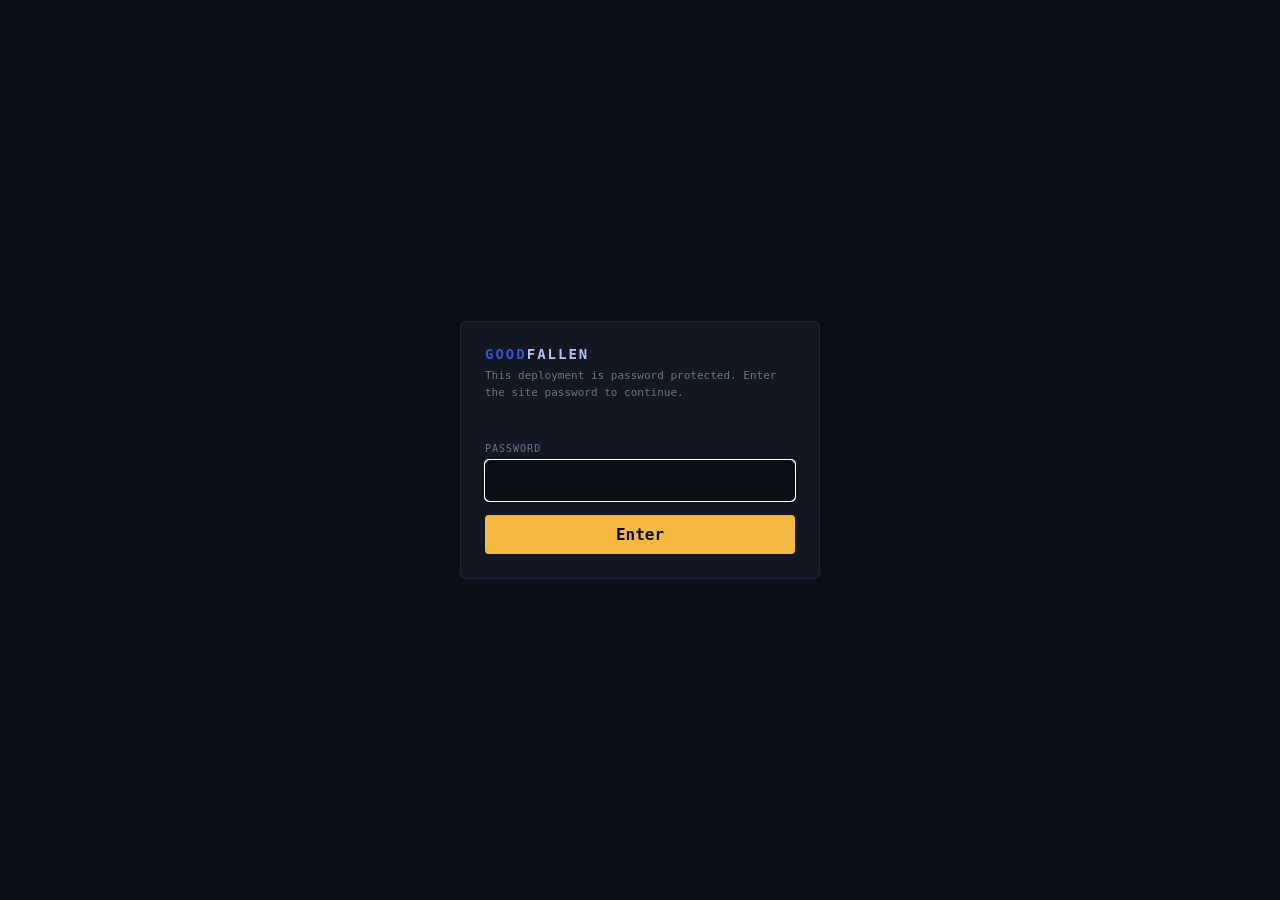
<file: frontend/login.html>
<!DOCTYPE html>
<html lang="en">
<head>
<meta charset="utf-8" />
<meta name="viewport" content="width=device-width, initial-scale=1" />
<title>Login · GoodFallen</title>
<style>
  :root { --bg:#0b0e14; --panel:#121722; --border:#1e2636; --text:#d6dbe8; --muted:#6b7488; --amber:#f5b942; }
  * { box-sizing: border-box; }
  body {
    margin: 0; min-height: 100vh; display: grid; place-items: center;
    background: var(--bg); color: var(--text);
    font-family: ui-monospace, SFMono-Regular, Menlo, Consolas, monospace;
  }
  .card {
    width: min(360px, 92vw); background: var(--panel); border: 1px solid var(--border);
    border-radius: 6px; padding: 24px;
  }
  h1 { margin: 0 0 6px; font-size: 14px; letter-spacing: 2px; color: #3952D7; }
  h1 span { color: #B6C0F1; }
  p { margin: 0 0 18px; color: var(--muted); font-size: 11px; line-height: 1.5; }
  label { display: block; font-size: 10px; color: var(--muted); margin-bottom: 6px; letter-spacing: 1px; }
  input {
    width: 100%; padding: 10px 12px; border-radius: 4px;
    border: 1px solid var(--border); background: #0b0e14; color: var(--text);
    font: inherit; margin-bottom: 14px;
  }
  button {
    width: 100%; padding: 10px 12px; border: 0; border-radius: 4px;
    background: var(--amber); color: #0b0e14; font: inherit; font-weight: 700; cursor: pointer;
  }
  button:hover { filter: brightness(1.05); }
  .err { color: #f0475c; font-size: 11px; min-height: 16px; margin-bottom: 8px; }
</style>
</head>
<body>
  <form class="card" id="form">
    <h1>GOOD<span>FALLEN</span></h1>
    <p>This deployment is password protected. Enter the site password to continue.</p>
    <div class="err" id="err"></div>
    <label for="pw">PASSWORD</label>
    <input id="pw" type="password" autocomplete="current-password" autofocus required />
    <button type="submit">Enter</button>
  </form>
  <script>
    const params = new URLSearchParams(location.search);
    const next = params.get("next") || "/";
    document.getElementById("form").onsubmit = async (e) => {
      e.preventDefault();
      const err = document.getElementById("err");
      err.textContent = "";
      const password = document.getElementById("pw").value;
      try {
        const resp = await fetch("/api/login", {
          method: "POST",
          headers: { "Content-Type": "application/json" },
          body: JSON.stringify({ password }),
          credentials: "same-origin",
        });
        if (!resp.ok) {
          const j = await resp.json().catch(() => ({}));
          err.textContent = j.error || "Wrong password";
          return;
        }
        location.href = next;
      } catch (_e) {
        err.textContent = "Login failed — try again";
      }
    };
  </script>
</body>
</html>
</file>
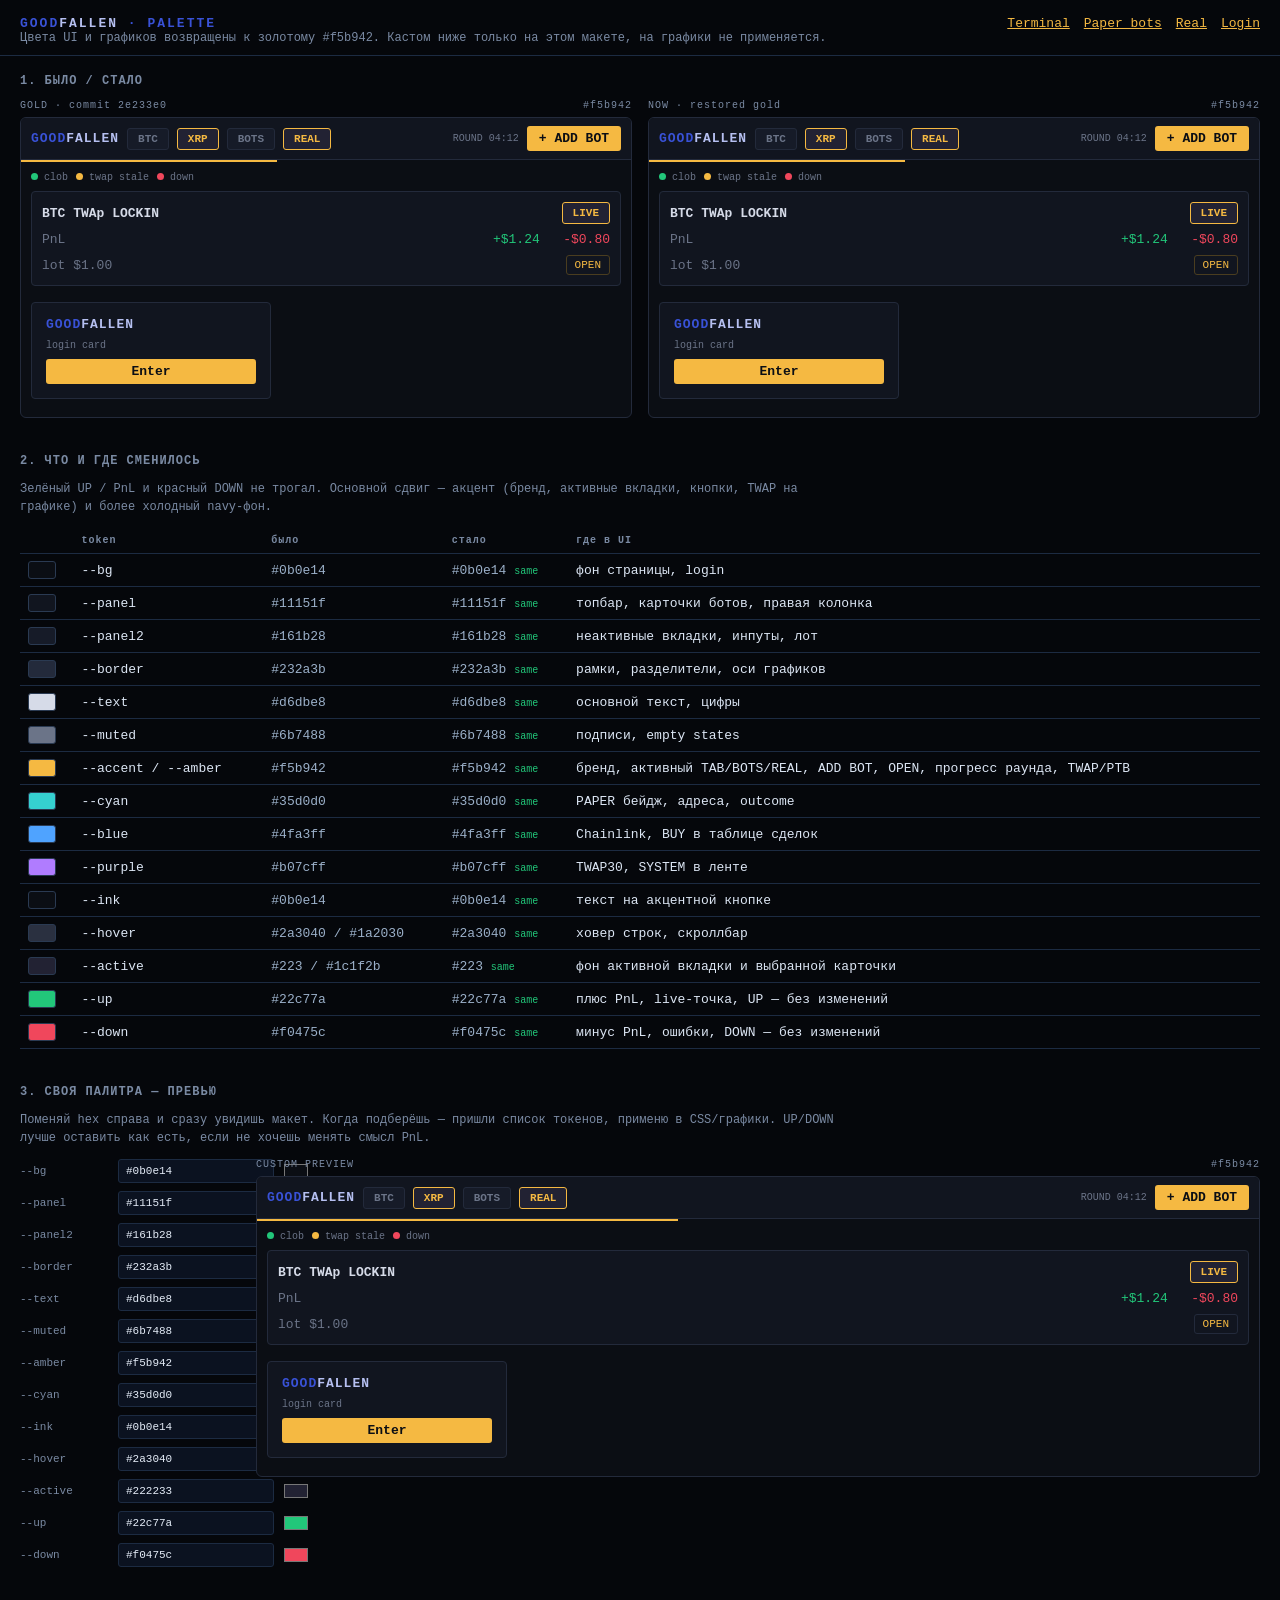
<file: frontend/palette.html>
<!DOCTYPE html>
<html lang="en">
<head>
<meta charset="utf-8" />
<meta name="viewport" content="width=device-width, initial-scale=1" />
<title>Palette · GoodFallen</title>
<style>
  * { box-sizing: border-box; margin: 0; padding: 0; }
  body {
    font-family: ui-monospace, SFMono-Regular, Menlo, Consolas, monospace;
    background: #05070b; color: #dce6f4; font-size: 13px;
  }
  a { color: #f5b942; }
  header {
    padding: 16px 20px 10px; border-bottom: 1px solid #1c2b42;
    display: flex; flex-wrap: wrap; gap: 12px; align-items: baseline; justify-content: space-between;
  }
  header h1 { font-size: 13px; letter-spacing: 2px; color: #3952D7; }
  header h1 span { color: #B6C0F1; }
  header p { color: #7a8aa3; font-size: 12px; }
  .nav { display: flex; gap: 14px; flex-wrap: wrap; }
  section { padding: 18px 20px; }
  h2 { font-size: 12px; letter-spacing: 1px; color: #7a8aa3; margin-bottom: 12px; }
  .pair { display: grid; grid-template-columns: 1fr 1fr; gap: 16px; }
  @media (max-width: 900px) { .pair { grid-template-columns: 1fr; } }
  .mock {
    border: 1px solid var(--border); background: var(--bg); color: var(--text);
    border-radius: 6px; overflow: hidden; min-height: 280px;
  }
  .mock-label {
    font-size: 10px; letter-spacing: 1px; color: #7a8aa3;
    margin-bottom: 6px; display: flex; justify-content: space-between;
  }
  .bar {
    display: flex; align-items: center; gap: 8px; padding: 8px 10px;
    background: var(--panel); border-bottom: 1px solid var(--border);
  }
  .brand { color: #3952D7; font-weight: 700; letter-spacing: 1px; }
  .brand span { color: #B6C0F1; }
  .tab, .btn, .chip {
    border: 1px solid var(--border); background: var(--panel2); color: var(--muted);
    border-radius: 3px; padding: 4px 10px; font: inherit; font-size: 11px; font-weight: 700;
  }
  .tab.active, .chip.active {
    background: var(--active); color: var(--amber); border-color: var(--amber);
  }
  .primary { background: var(--amber); color: var(--ink); border: 0; padding: 5px 12px; border-radius: 3px; font: inherit; font-weight: 700; }
  .body { padding: 10px; display: grid; gap: 8px; }
  .card {
    background: var(--panel); border: 1px solid var(--border); border-radius: 4px; padding: 10px;
  }
  .row { display: flex; justify-content: space-between; gap: 8px; align-items: center; }
  .muted { color: var(--muted); }
  .up { color: var(--up); }
  .down { color: var(--down); }
  .open { color: var(--amber); border: 1px solid var(--open-border, #2a3258); background: transparent; padding: 3px 8px; border-radius: 3px; font: inherit; font-size: 11px; }
  .dots { display: flex; gap: 8px; font-size: 10px; color: var(--muted); }
  .dot { width: 7px; height: 7px; border-radius: 50%; display: inline-block; }
  .progress { height: 2px; background: var(--amber); width: 42%; }
  .login-card { max-width: 240px; margin: 8px 0; padding: 14px; }
  table { width: 100%; border-collapse: collapse; }
  th, td { text-align: left; padding: 7px 8px; border-bottom: 1px solid #1c2b42; vertical-align: middle; }
  th { color: #7a8aa3; font-size: 10px; letter-spacing: 1px; }
  .sw { width: 28px; height: 18px; border-radius: 3px; border: 1px solid #2a3a52; display: inline-block; vertical-align: middle; }
  .hex { color: #9bb0c9; }
  .same { color: #22c77a; font-size: 10px; }
  .changed { color: #f5b942; font-size: 10px; }
  .editor { display: grid; grid-template-columns: 220px 1fr; gap: 16px; }
  @media (max-width: 900px) { .editor { grid-template-columns: 1fr; } }
  .fields { display: grid; gap: 8px; }
  .fields label { display: grid; grid-template-columns: 90px 1fr 88px; gap: 8px; align-items: center; font-size: 11px; color: #7a8aa3; }
  .fields input[type="text"] {
    background: #0b1220; color: #e4ecf7; border: 1px solid #1c2b42; border-radius: 3px; padding: 5px 7px; font: inherit;
  }
  .fields input[type="color"] { width: 28px; height: 22px; padding: 0; border: 0; background: transparent; }
  .note { color: #7a8aa3; font-size: 12px; line-height: 1.5; max-width: 820px; margin-bottom: 12px; }
  .theme-gold {
    --bg: #0b0e14; --panel: #11151f; --panel2: #161b28; --border: #232a3b;
    --text: #d6dbe8; --muted: #6b7488; --up: #22c77a; --down: #f0475c;
    --amber: #f5b942; --ink: #0b0e14; --hover: #2a3040; --active: #222233;
    --cyan: #35d0d0; --open-border: #4a3d1f;
  }
  .theme-teal {
    --bg: #0b0e14; --panel: #11151f; --panel2: #161b28; --border: #232a3b;
    --text: #d6dbe8; --muted: #6b7488; --up: #22c77a; --down: #f0475c;
    --amber: #f5b942; --ink: #0b0e14; --hover: #2a3040; --active: #222233;
    --cyan: #35d0d0; --open-border: #4a3d1f;
  }
</style>
</head>
<body>
  <header>
    <div>
      <h1>GOOD<span>FALLEN</span> · PALETTE</h1>
      <p>Цвета UI и графиков возвращены к золотому #f5b942. Кастом ниже только на этом макете, на графики не применяется.</p>
    </div>
    <div class="nav">
      <a href="/?v=gold3">Terminal</a>
      <a href="/bots?v=gold2">Paper bots</a>
      <a href="/real?v=gold2">Real</a>
      <a href="/login">Login</a>
    </div>
  </header>

  <section>
    <h2>1. БЫЛО / СТАЛО</h2>
    <div class="pair">
      <div>
        <div class="mock-label"><span>GOLD · commit 2e233e0</span><span>#f5b942</span></div>
        <div class="mock theme-gold" data-mock></div>
      </div>
      <div>
        <div class="mock-label"><span>NOW · restored gold</span><span>#f5b942</span></div>
        <div class="mock theme-teal" data-mock></div>
      </div>
    </div>
  </section>

  <section>
    <h2>2. ЧТО И ГДЕ СМЕНИЛОСЬ</h2>
    <p class="note">Зелёный UP / PnL и красный DOWN не трогал. Основной сдвиг — акцент (бренд, активные вкладки, кнопки, TWAP на графике) и более холодный navy-фон.</p>
    <table>
      <thead>
        <tr><th></th><th>token</th><th>было</th><th>стало</th><th>где в UI</th></tr>
      </thead>
      <tbody id="rows"></tbody>
    </table>
  </section>

  <section>
    <h2>3. СВОЯ ПАЛИТРА — ПРЕВЬЮ</h2>
    <p class="note">Поменяй hex справа и сразу увидишь макет. Когда подберёшь — пришли список токенов, применю в CSS/графики. UP/DOWN лучше оставить как есть, если не хочешь менять смысл PnL.</p>
    <div class="editor">
      <form class="fields" id="fields"></form>
      <div>
        <div class="mock-label"><span>CUSTOM PREVIEW</span><span id="accentHex">#f5b942</span></div>
        <div class="mock theme-teal" id="custom" data-mock></div>
      </div>
    </div>
  </section>

<script>
const TOKENS = [
  ["--bg", "#0b0e14", "#0b0e14", "фон страницы, login"],
  ["--panel", "#11151f", "#11151f", "топбар, карточки ботов, правая колонка"],
  ["--panel2", "#161b28", "#161b28", "неактивные вкладки, инпуты, лот"],
  ["--border", "#232a3b", "#232a3b", "рамки, разделители, оси графиков"],
  ["--text", "#d6dbe8", "#d6dbe8", "основной текст, цифры"],
  ["--muted", "#6b7488", "#6b7488", "подписи, empty states"],
  ["--accent / --amber", "#f5b942", "#f5b942", "бренд, активный TAB/BOTS/REAL, ADD BOT, OPEN, прогресс раунда, TWAP/PTB"],
  ["--cyan", "#35d0d0", "#35d0d0", "PAPER бейдж, адреса, outcome"],
  ["--blue", "#4fa3ff", "#4fa3ff", "Chainlink, BUY в таблице сделок"],
  ["--purple", "#b07cff", "#b07cff", "TWAP30, SYSTEM в ленте"],
  ["--ink", "#0b0e14", "#0b0e14", "текст на акцентной кнопке"],
  ["--hover", "#2a3040 / #1a2030", "#2a3040", "ховер строк, скроллбар"],
  ["--active", "#223 / #1c1f2b", "#223", "фон активной вкладки и выбранной карточки"],
  ["--up", "#22c77a", "#22c77a", "плюс PnL, live-точка, UP — без изменений"],
  ["--down", "#f0475c", "#f0475c", "минус PnL, ошибки, DOWN — без изменений"],
];

const CUSTOM = [
  ["bg", "#0b0e14"],
  ["panel", "#11151f"],
  ["panel2", "#161b28"],
  ["border", "#232a3b"],
  ["text", "#d6dbe8"],
  ["muted", "#6b7488"],
  ["amber", "#f5b942"],
  ["cyan", "#35d0d0"],
  ["ink", "#0b0e14"],
  ["hover", "#2a3040"],
  ["active", "#222233"],
  ["up", "#22c77a"],
  ["down", "#f0475c"],
];

function mockHTML() {
  return `
    <div class="bar">
      <div class="brand">GOOD<span>FALLEN</span></div>
      <span class="tab">BTC</span>
      <span class="tab active">XRP</span>
      <span class="tab">BOTS</span>
      <span class="tab active">REAL</span>
      <span class="muted" style="margin-left:auto;font-size:10px">ROUND 04:12</span>
      <button class="primary">+ ADD BOT</button>
    </div>
    <div class="progress"></div>
    <div class="body">
      <div class="dots">
        <span><i class="dot" style="background:var(--up)"></i> clob</span>
        <span><i class="dot" style="background:var(--amber)"></i> twap stale</span>
        <span><i class="dot" style="background:var(--down)"></i> down</span>
      </div>
      <div class="card">
        <div class="row"><b>BTC TWAp LOCKIN</b><span class="chip active">LIVE</span></div>
        <div class="row" style="margin-top:8px">
          <span class="muted">PnL</span>
          <span><span class="up">+$1.24</span> &nbsp; <span class="down">-$0.80</span></span>
        </div>
        <div class="row" style="margin-top:8px">
          <span class="muted">lot $1.00</span>
          <button class="open">OPEN</button>
        </div>
      </div>
      <div class="card login-card">
        <div class="brand" style="margin-bottom:8px">GOOD<span>FALLEN</span></div>
        <div class="muted" style="font-size:10px;margin-bottom:8px">login card</div>
        <button class="primary" style="width:100%">Enter</button>
      </div>
    </div>`;
}

document.querySelectorAll("[data-mock]").forEach((el) => { el.innerHTML = mockHTML(); });

const rows = document.getElementById("rows");
for (const [name, oldHex, nowHex, where] of TOKENS) {
  const changed = oldHex.split("/")[0].trim().toLowerCase() !== nowHex.toLowerCase();
  rows.insertAdjacentHTML("beforeend", `
    <tr>
      <td><span class="sw" style="background:${nowHex}"></span></td>
      <td>${name}</td>
      <td class="hex">${oldHex}</td>
      <td class="hex">${nowHex} ${changed ? '<span class="changed">changed</span>' : '<span class="same">same</span>'}</td>
      <td>${where}</td>
    </tr>`);
}

const fields = document.getElementById("fields");
const custom = document.getElementById("custom");
custom.innerHTML = mockHTML();

function applyCustom() {
  const values = {};
  for (const [key] of CUSTOM) {
    const input = document.getElementById("c-" + key);
    values[key] = input.value.trim();
    custom.style.setProperty("--" + key, values[key]);
  }
  custom.style.setProperty("--open-border", values.border);
  document.getElementById("accentHex").textContent = values.amber;
}

for (const [key, hex] of CUSTOM) {
  fields.insertAdjacentHTML("beforeend", `
    <label>
      <span>--${key}</span>
      <input type="text" id="c-${key}" value="${hex}" spellcheck="false" />
      <input type="color" id="p-${key}" value="${hex}" />
    </label>`);
  const text = () => document.getElementById("c-" + key);
  const picker = () => document.getElementById("p-" + key);
  queueMicrotask(() => {
    text().addEventListener("input", applyCustom);
    picker().addEventListener("input", () => { text().value = picker().value; applyCustom(); });
  });
}
applyCustom();
</script>
</body>
</html>
</file>
